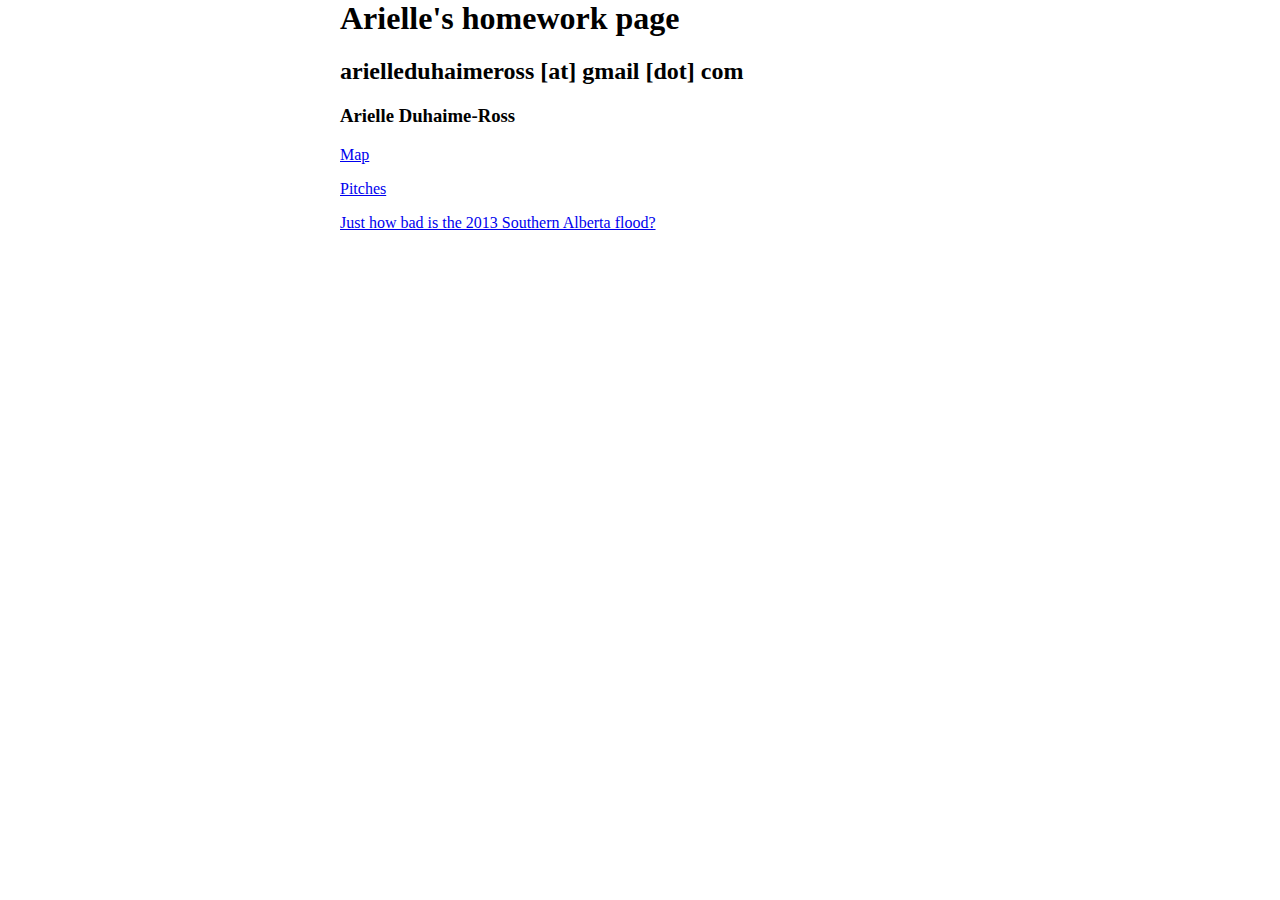
<file: index.html>
<body>

<head>
	<title>Arielle's data homework</title>
	<style>
body {width:600px;
margin:auto;}
</style>

</head>
<h1>Arielle's homework page</h1>
<h2>arielleduhaimeross [at] gmail [dot] com</h2>
<h3>Arielle Duhaime-Ross</h3>


<p><a href = "map.html">Map</a></p>

<p><a href = "Pitch.html">Pitches</a></p>

<p><a href = "HowBadWas2013AlbertaFlood.html">Just how bad is the 2013 Southern Alberta flood?</a></p>

</body>
</file>
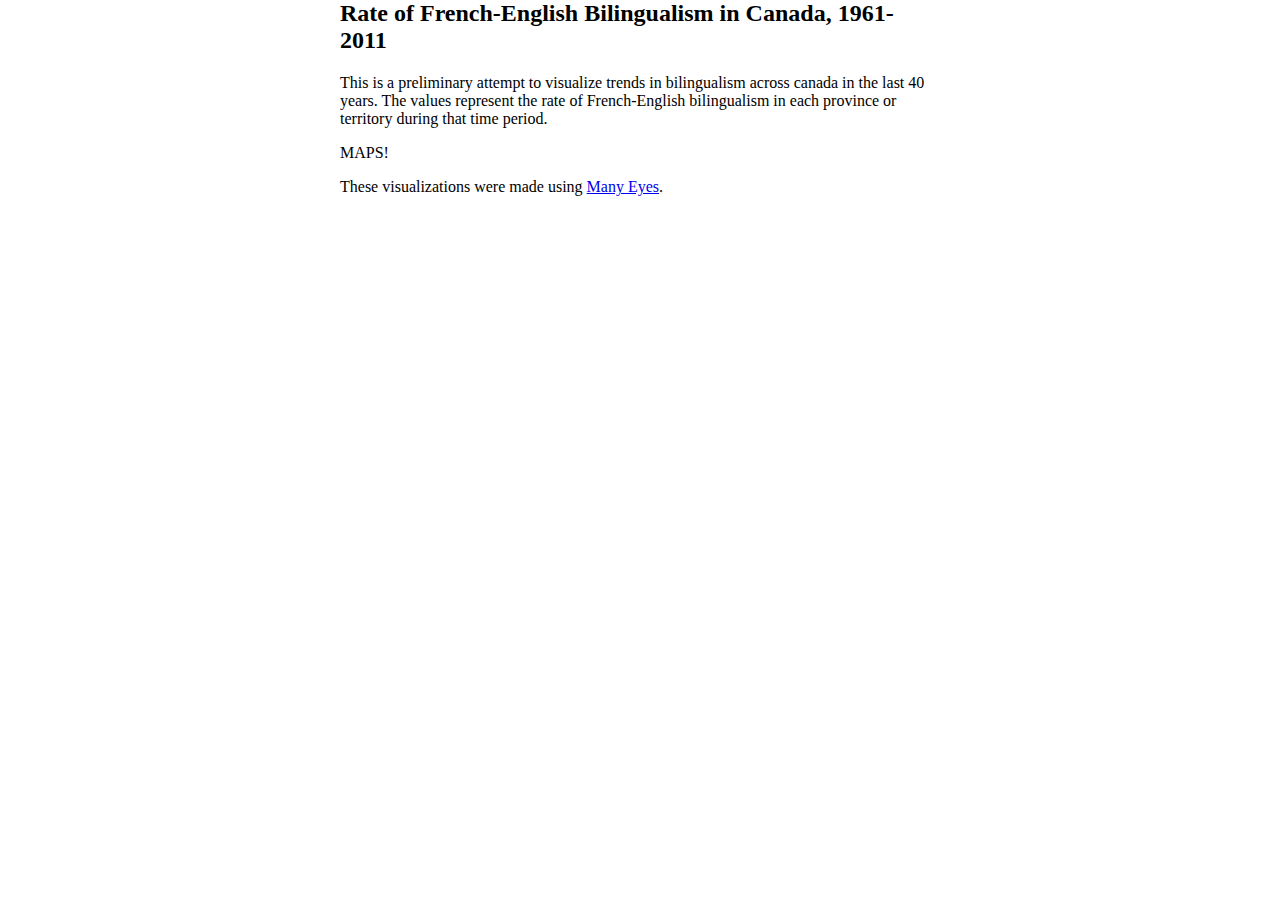
<file: Bilingualism.html>
<body>

<head>
	<style>
body {width:600px;
margin:auto;}
</style>

</head>
<h2>Rate of French-English Bilingualism in Canada, 1961-2011</h2>
<p>This is a preliminary attempt to visualize trends in bilingualism across canada in the last 40 years. The values represent the rate of French-English bilingualism in each province or territory during that time period.</p>

<script type="text/javascript" src="http://www-958.ibm.com/me/visualizations/40268560dadb11e2a432000255111976/comments/402b3402dadb11e2a432000255111976.js"></script>


<p>MAPS!</p>
<script type="text/javascript" src="http://www-958.ibm.com/me/visualizations/6419a08adade11e2bed4000255111976/comments/641fab9cdade11e2bed4000255111976.js"></script>

<p>These visualizations were made using <a href="http://www-958.ibm.com/software/analytics/manyeyes/">Many Eyes</a>.</p>

</body>
</file>
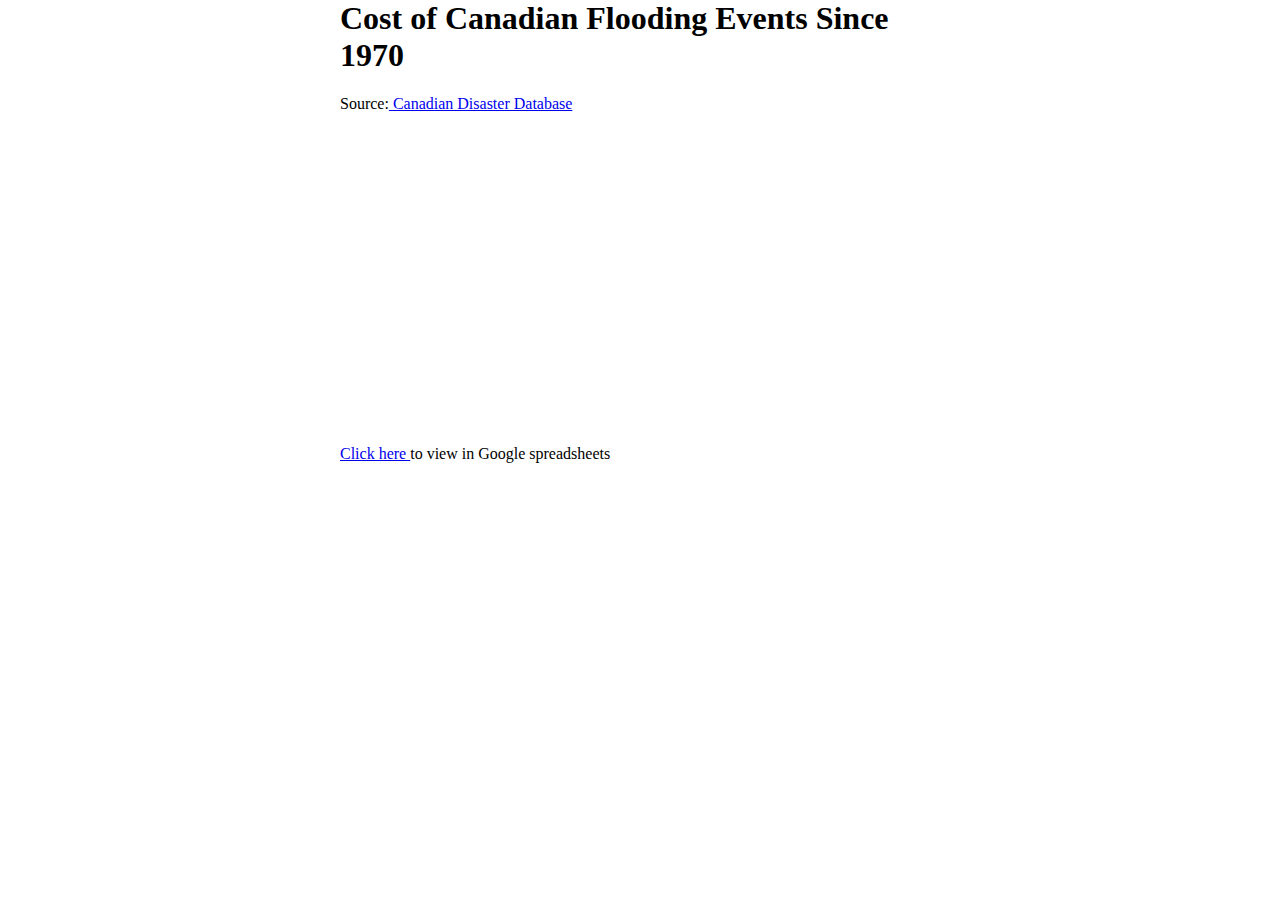
<file: Canadian Flooding events.html>
<body>

<head>
	<style>
body {width:600px;
margin:auto;}
</style>

</head>
<h1> Cost of Canadian Flooding Events Since 1970 </h1>
<p> Source:<a href="http://www.publicsafety.gc.ca/prg/em/cdd/index-eng.aspx"> Canadian Disaster Database</a></p>
<iframe width='500' height='300' frameborder='0' src='https://docs.google.com/spreadsheet/pub?key=0AtSkky1hxrNYdHJKTHRvZ0RHalgzUkM0MzlqOER5RkE&output=html&widget=true'></iframe>
<p><a href="https://docs.google.com/spreadsheet/pub?key=0AtSkky1hxrNYdHJKTHRvZ0RHalgzUkM0MzlqOER5RkE&output=html">Click here </a>to view in Google spreadsheets</p>
</body>
</file>
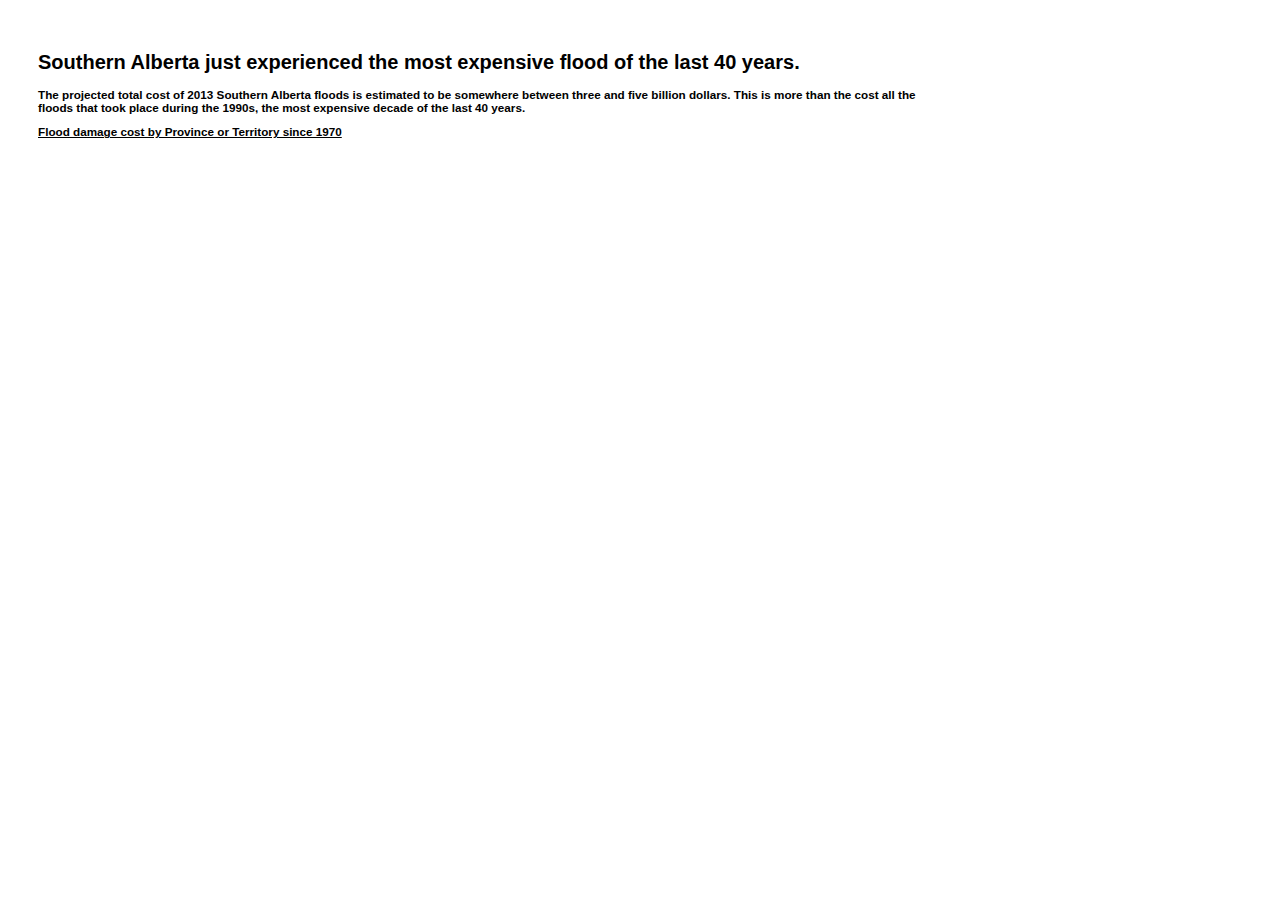
<file: CanadianFloodCost.html>
<!DOCTYPE html>
<meta charset="utf-8">
<style>

body {
  width: 900px;
  padding:30px;
  font: 10px sans-serif;
}

.axis path,
.axis line {
  fill: none;
  stroke: #000;
  shape-rendering: crispEdges;
}

.bar {
  fill: steelblue;
}

.x.axis path {
  display: none;
}

div.tooltip {   
  position: absolute;           
  text-align: center;           
  width: 60px;                  
  height: 28px;                 
  padding: 2px;             
  font: 12px sans-serif;        
  background: lightsteelblue;   
  border: 0px;      
  border-radius: 8px;           
  pointer-events: none;         
}

</style>
<body>
<h1>Southern Alberta just experienced the most expensive flood of the last 40 years.</h1>

    <h3>The projected total cost of 2013 Southern Alberta floods is estimated to be somewhere between three and five billion dollars. This is more than the cost all the floods that took place during the 1990s, the most expensive decade of the last 40 years.</h3>

    <h3><u>Flood damage cost by Province or Territory since 1970</u></h3>


<script src="http://d3js.org/d3.v3.min.js"></script>
<script>

var margin = {top: 20, right: 20, bottom: 30, left: 40},
    width = 960 - margin.left - margin.right,
    height = 500 - margin.top - margin.bottom;

var x0 = d3.scale.ordinal()
    .rangeRoundBands([0, width], .1);

var x1 = d3.scale.ordinal();

var y = d3.scale.linear()
    .range([height, 0]);

var color = d3.scale.ordinal()
    .range(["#98abc5", "#8a89a6","#4b088a", "#61380B","#FA5858", "#7b6888", "#6b486b", "#a05d56", "#d0743c","#04B486","#01A9DB","#9F81F7", "#ff8c00"]);

var xAxis = d3.svg.axis()
    .scale(x0)
    .orient("bottom");

var yAxis = d3.svg.axis()
    .scale(y)
    .orient("left")
    .tickFormat(d3.format(".2s"));

var svg = d3.select("body").append("svg")
    .attr("width", width + margin.left + margin.right)
    .attr("height", height + margin.top + margin.bottom)
  .append("g")
    .attr("transform", "translate(" + margin.left + "," + margin.top + ")");

var formatTime = d3.time.format("%e %B");

var div = d3.select("body").append("div")   
    .attr("class", "tooltip")               
    .style("opacity", 0);

d3.csv("DecadesFlood.csv", function(error, data) {
  var ageNames = d3.keys(data[0]).filter(function(key) { return key !== "Province"; });

  data.forEach(function(d) {
    d.ages = ageNames.map(function(name) { return {name: name, value: +d[name]}; });
  });

  x0.domain(data.map(function(d) { return d.Province; }));
  x1.domain(ageNames).rangeRoundBands([0, x0.rangeBand()]);
  y.domain([0, d3.max(data, function(d) { return d3.max(d.ages, function(d) { return d.value; }); })]);



  svg.append("g")
      .attr("class", "x axis")
      .attr("transform", "translate(0," + height + ")")
      .call(xAxis);

  svg.append("g")
      .attr("class", "y axis")
      .call(yAxis)
    .append("text")
      .attr("transform", "rotate(-90)")
      .attr("y", 6)
      .attr("dy", ".71em")
      .style("text-anchor", "end")
      .text("Money Spent");

  var Province = svg.selectAll(".Province")
      .data(data)
    .enter().append("g")
      .attr("class", "g")
      .attr("transform", function(d) { return "translate(" + x0(d.Province) + ",0)"; });

  Province.selectAll("rect")
      .data(function(d) { return d.ages; })
    .enter().append("rect")
      .attr("width", x1.rangeBand())
      .attr("x", function(d) { return x1(d.name); })
      .attr("y", function(d) { return y(d.value); })
      .attr("height", function(d) { return height - y(d.value); })
      .style("fill", function(d) { return color(d.name); });

  var legend = svg.selectAll(".legend")
      .data(ageNames.slice().reverse())
    .enter().append("g")
      .attr("class", "legend")
      .attr("transform", function(d, i) { return "translate(0," + i * 20 + ")"; });

  legend.append("rect")
      .attr("x", width - 18)
      .attr("width", 18)
      .attr("height", 18)
      .style("fill", color);

  legend.append("text")
      .attr("x", width - 24)
      .attr("y", 9)
      .attr("dy", ".35em")
      .style("text-anchor", "end")
      .text(function(d) { return d; });

});



</script>
</file>
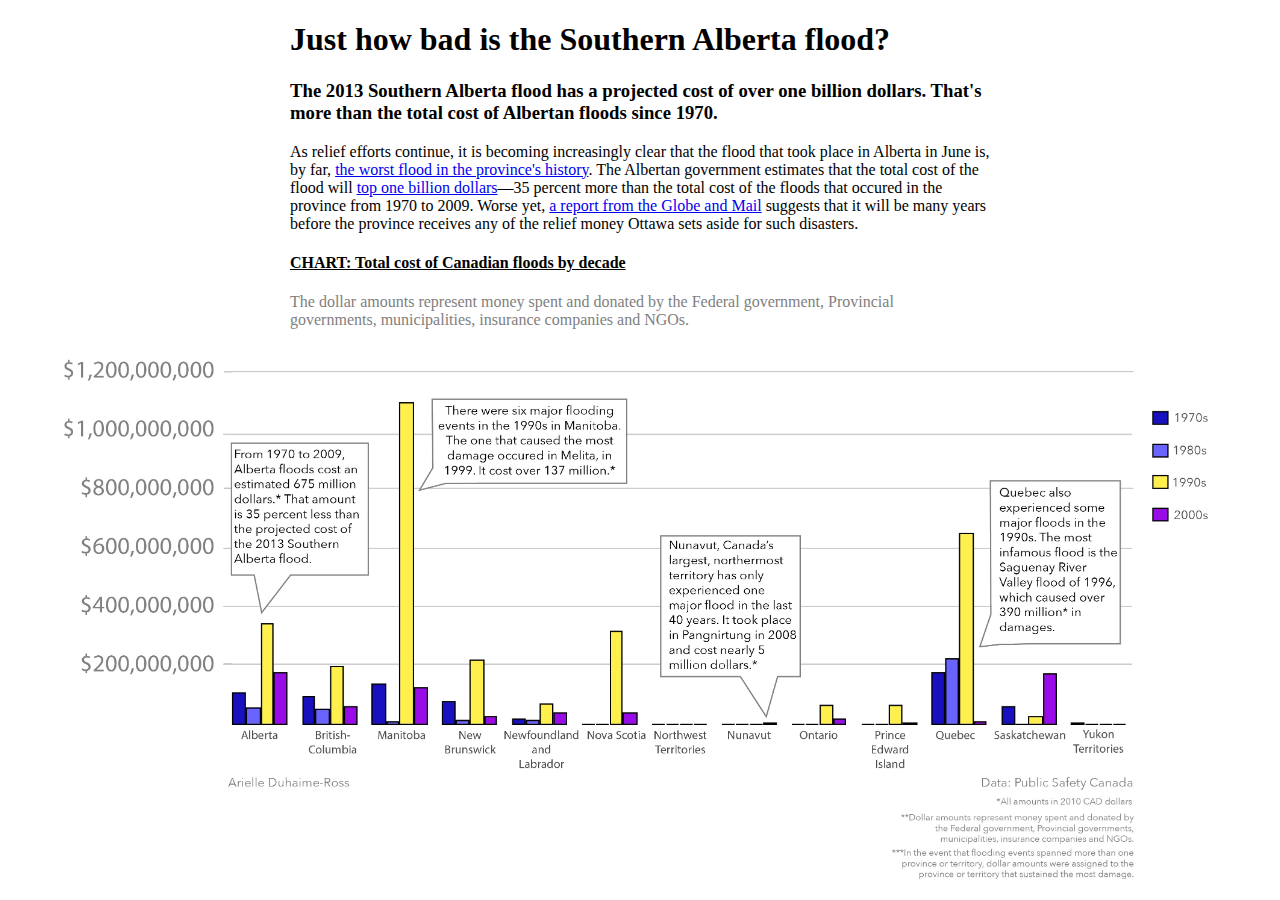
<file: HowBadWas2013AlbertaFlood.html>
<!DOCTYPE html>
<html>
<head>
	<title>How bad is the Alberta flood?</title>
	<style>
body {width:1200px;
margin:auto;
outline-width:600px;
border-top: 400px;
}
h1
{
width:650px;
margin-left:250px;
} 
h3
{
width:700px;
margin-left:250px;
} 
h4
{
width:700px;
margin-left:250px;
} 
p
{
width:650px;
margin-left:250px;
} 
</style>

</head>
<body>
<h1>Just how bad is the Southern Alberta flood?</h1>
<h3 style="text-align:left;" style="width:700px;">The 2013 Southern Alberta flood has a projected cost of over one billion dollars. That's more than the total cost of Albertan floods since 1970.</h3>

<p style="width:700px;" style="text-align:justify;">As relief efforts continue, it is becoming increasingly clear that the flood that took place in Alberta in June is, by far, <a href="http://business.financialpost.com/2013/06/26/albertas-worst-flood-in-history-risks-knocking-canadian-economy-off-course/">the worst flood in the province's history</a>. The Albertan government estimates that the total cost of the flood will <a href="http://www.cbc.ca/news/canada/edmonton/story/2013/06/27/business-alberta-flood.html">top one billion dollars</a>&mdash;35 percent more than the total cost of the floods that occured in the province from 1970 to 2009. Worse yet, <a href="http://www.theglobeandmail.com/news/national/history-suggests-it-may-take-time-for-ottawa-to-foot-flood-cleanup-bill/article12848684/">a report from the Globe and Mail</a> suggests that it will be many years before the province receives any of the relief money Ottawa sets aside for such disasters.</p>

<h4><u>CHART: Total cost of Canadian floods by decade</u></h4>
<p style="color:grey;">The dollar amounts represent money spent and donated by the Federal government, Provincial governments, municipalities, insurance companies and NGOs.</p>



 <img src="FLoodGraphByProvince.jpg" alt="Cost of Canadian floods by decade" width="1200">


</body>
</html>
</file>
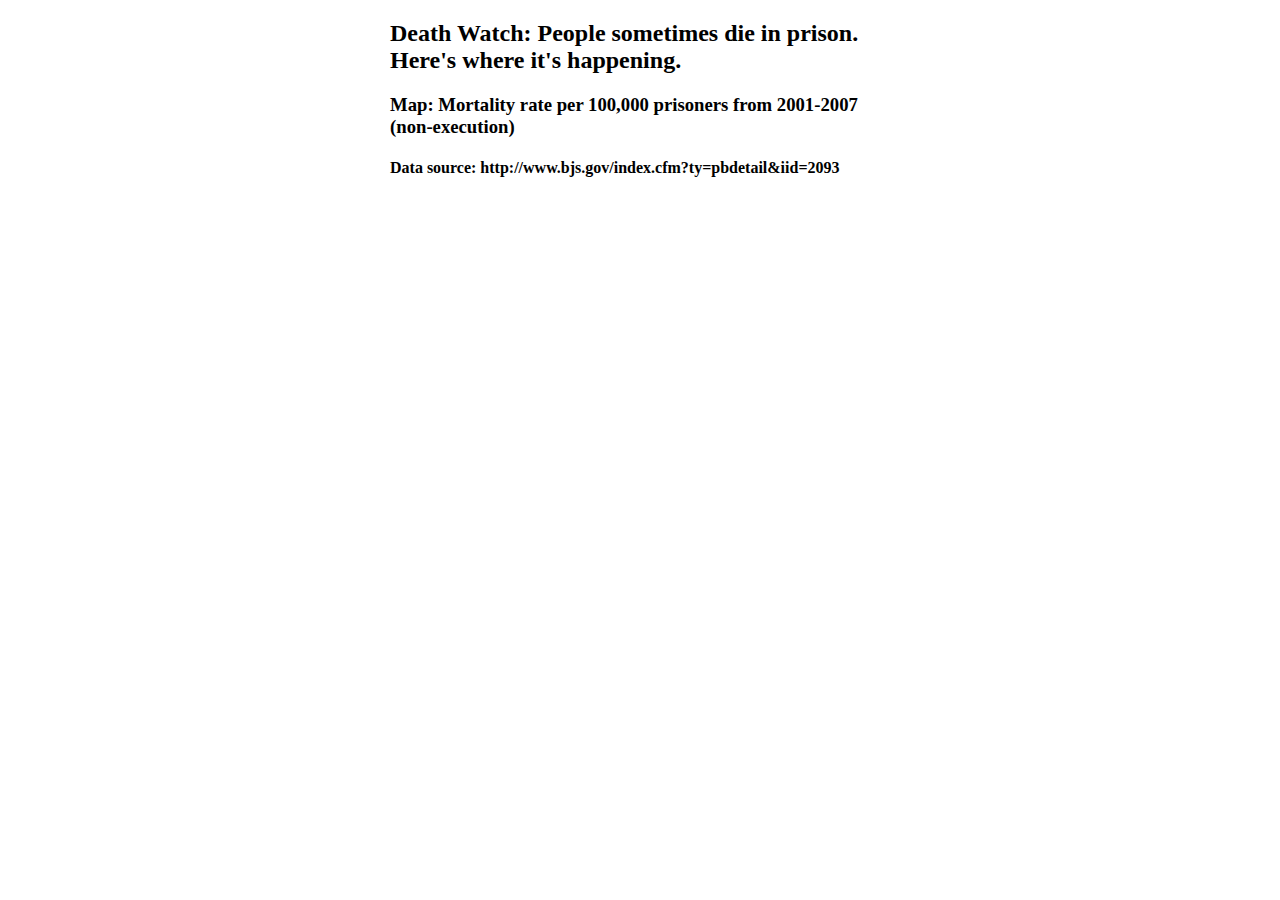
<file: map.html>
<!DOCTYPE html>
<html>
<head>
<title>U.S. Mortality Rate per 100,000 prisoners from 2001-2007  - Google Fusion Tables</title>
<style type="text/css">
html, body, #googft-mapCanvas {
  height: 300px;
  margin: 0;
  padding: 0;
  width: 500px;
  margin:auto;
}
</style>
<h2>Death Watch: People sometimes die in prison. Here's where it's happening.</h2>
<h3>Map: Mortality rate per 100,000 prisoners from 2001-2007 (non-execution)</h3>
<h4>Data source: http://www.bjs.gov/index.cfm?ty=pbdetail&iid=2093</h4>

<script type="text/javascript" src="http://maps.google.com/maps/api/js?sensor=false"></script>

<script type="text/javascript">
  function initialize() {
    var map = new google.maps.Map(document.getElementById('googft-mapCanvas'), {
      center: new google.maps.LatLng(51.48345070222422, -97.94742374999993),
      zoom: 3,
      mapTypeId: google.maps.MapTypeId.ROADMAP
    });
    map.controls[google.maps.ControlPosition.RIGHT_BOTTOM].push(document.getElementById('googft-legend'));

    layer = new google.maps.FusionTablesLayer({
      map: map,
      heatmap: { enabled: false },
      query: {
        select: "col2\x3e\x3e1",
        from: "1WOwOfvKorrh-bEsRm8pivcXzQPd6IM-B2m8McH8",
        where: ""
      },
      options: {
        styleId: 2,
        templateId: 2
      }
    });
  }

  google.maps.event.addDomListener(window, 'load', initialize);
</script>
</head>

<body>
  <div id="googft-mapCanvas"></div>
</body>
</html>
</file>
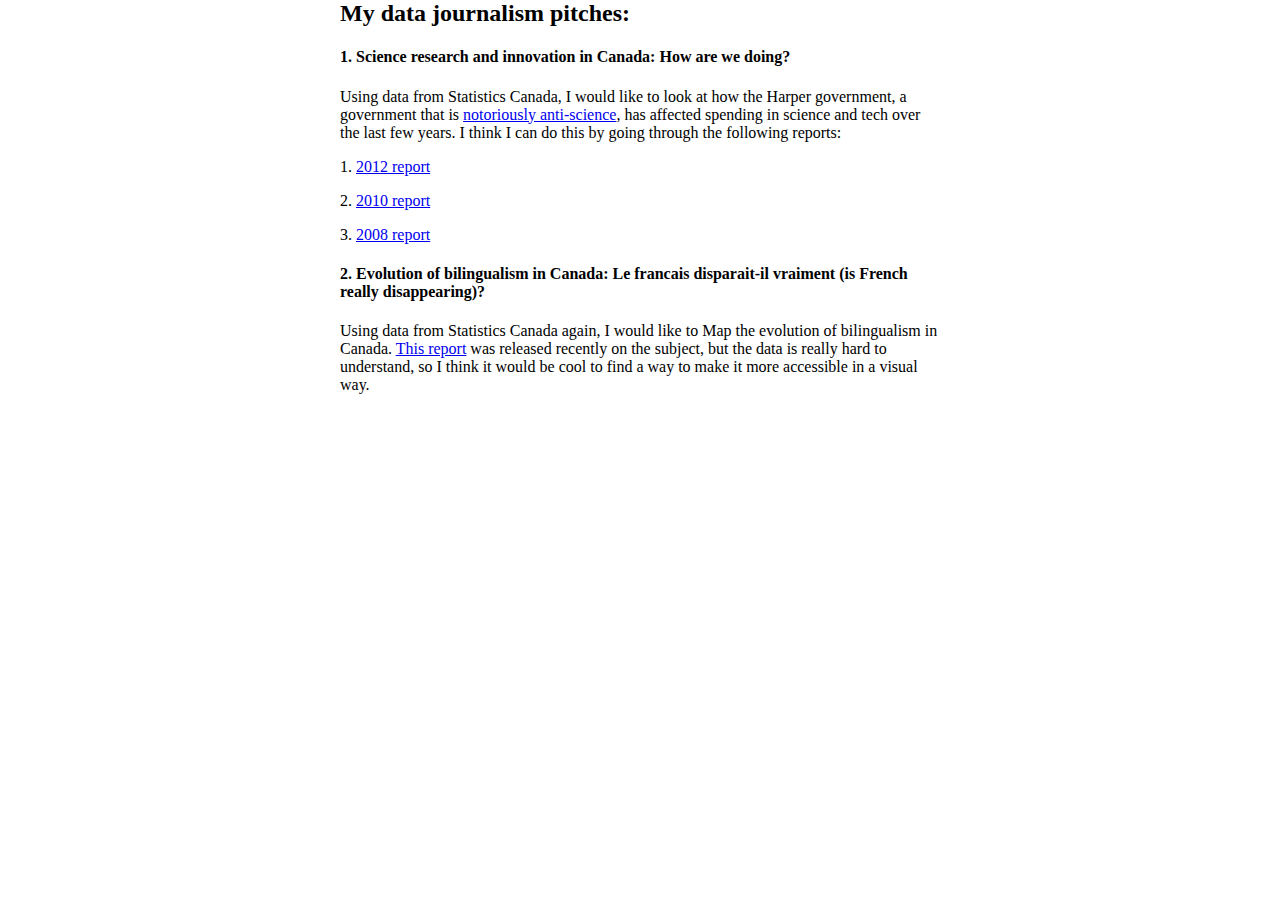
<file: Pitch.html>
<body>

<head>
	<title>Pitches</title>
	<style>
body {width:600px;
margin:auto;}
</style>
</head>
<h2>My data journalism pitches:</h2>
<h4><strong>1. Science research and innovation in Canada: How are we doing?</strong></h4>
<p>Using data from Statistics Canada, I would like to look at how the Harper government, a government that is <a href="http://www.theglobeandmail.com/technology/science/canada-losing-ground-in-global-science-race-report/article12052990/">notoriously anti-science</a>, has affected spending in science and tech over the last few years. I think I can do this by going through the following reports:</p>
<p>1. <a href="http://www.stic-csti.ca/eic/site/stic-csti.nsf/eng/h_00058.html">2012 report</a></p>
<p>2. <a href="http://www.stic-csti.ca/eic/site/stic-csti.nsf/eng/h_00038.html">2010 report</a> </p>
<p>3. <a href="http://www.stic-csti.ca/eic/site/stic-csti.nsf/eng/h_00011.html">2008 report</a> </p>

<h4><strong>2. Evolution of bilingualism in Canada: Le francais disparait-il vraiment (is French really disappearing)?</strong></h4>


<p>Using data from Statistics Canada again, I would like to Map the evolution of bilingualism in Canada. <a href="http://www.statcan.gc.ca/pub/75-006-x/2013001/article/11795-eng.htm">This report</a> was released recently on the subject, but the data is really hard to understand, so I think it would be cool to find a way to make it more accessible in a visual way.</p>
</body>
</file>
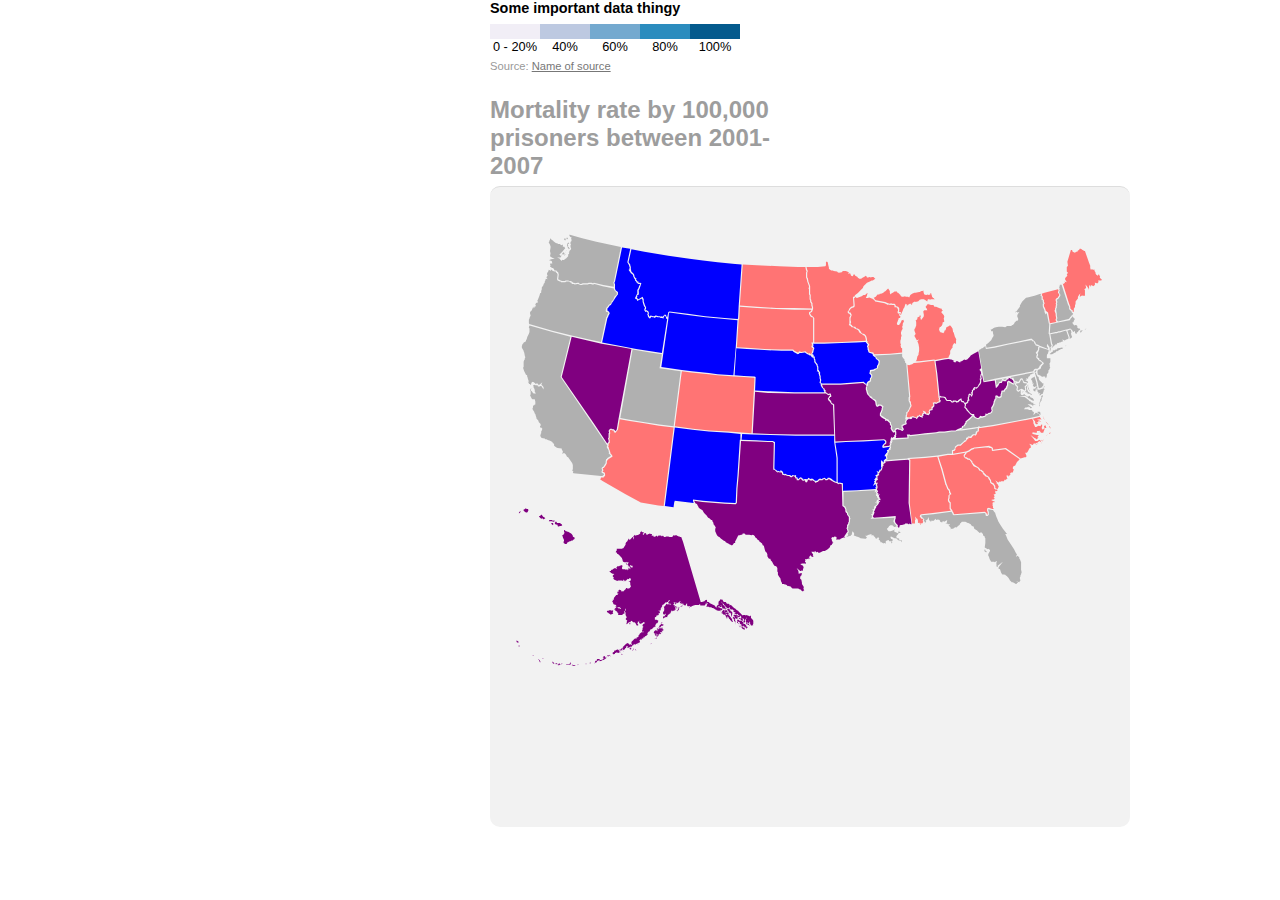
<file: stately/stately.html>
<!doctype html>
<html lang="en">
<head>
  <meta charset="utf-8">
  <title>Stately | The simple map font</title>
  <meta name="description" content="Stately | The simple map font">
  <meta name="author" content="Ben Markowitz">
  <link rel="stylesheet" href="assets/css/screen.css?v=1.0">
  <link rel="stylesheet" href="assets/css/stately.css?v=1.0">
</head>
<body>
	<div class='wax-legend'>
<div class='legend-title'>Some important data thingy</div>
<div class='legend-scale'>
  <ul class='legend-labels'>
    <li><span style='background:#F1EEF6;'></span>0 - 20%</li>
    <li><span style='background:#BDC9E1;'></span>40%</li>
    <li><span style='background:#74A9CF;'></span>60%</li>
    <li><span style='background:#2B8CBE;'></span>80%</li>
    <li><span style='background:#045A8D;'></span>100%</li>
  </ul>
</div>
<div class='legend-source'>Source: <a href="#link to source">Name of source</a></div>
</div>

<style type='text/css'>
  .wax-legend .legend-title {
    text-align: left;
    margin-bottom: 8px;
    font-weight: bold;
    font-size: 90%;
    }
  .wax-legend .legend-scale ul {
    margin: 0;
    padding: 0;
    float: left;
    list-style: none;
    }
  .wax-legend .legend-scale ul li {
    display: block;
    float: left;
    width: 50px;
    margin-bottom: 6px;
    text-align: center;
    font-size: 80%;
    list-style: none;
    }
  .wax-legend ul.legend-labels li span {
    display: block;
    float: left;
    height: 15px;
    width: 50px;
    }
  .wax-legend .legend-source {
    font-size: 70%;
    color: #999;
    clear: both;
    }
  .wax-legend a {
    color: #777;
    }
</style>


	</ul>
	<h1>Mortality rate by 100,000 prisoners between 2001-2007</h1>
	<ul class="stately" id="election"> 
		<li data-state="al" class="al">A</li>
		<li data-state="ak" class="ak">B</li>
		<li data-state="ar" class="ar">C</li>						
		<li data-state="az" class="az">D</li>
		<li data-state="ca" class="ca">E</li>
		<li data-state="co" class="co">F</li>
		<li data-state="ct" class="ct">G</li>
		<li data-state="de" class="de">H</li>
		<li data-state="dc" class="dc">I</li>
		<li data-state="fl" class="fl">J</li>
		<li data-state="ga" class="ga">K</li>
		<li data-state="hi" class="hi">L</li>
		<li data-state="id" class="id">M</li>
		<li data-state="il" class="il">N</li>
		<li data-state="in" class="in">O</li>
		<li data-state="ia" class="ia">P</li>
		<li data-state="ks" class="ks">Q</li>
		<li data-state="ky" class="ky">R</li>
		<li data-state="la" class="la">S</li>
		<li data-state="me" class="me">T</li>
		<li data-state="md" class="md">U</li>
		<li data-state="ma" class="ma">V</li>
		<li data-state="mi" class="mi">W</li>
		<li data-state="mn" class="mn">X</li>
		<li data-state="ms" class="ms">Y</li>
		<li data-state="mo" class="mo">Z</li>
		<li data-state="mt" class="mt">a</li>
		<li data-state="ne" class="ne">b</li>
		<li data-state="nv" class="nv">c</li>
		<li data-state="nh" class="nh">d</li>
		<li data-state="nj" class="nj">e</li>
		<li data-state="nm" class="nm">f</li>
		<li data-state="ny" class="ny">g</li>
		<li data-state="nc" class="nc">h</li>
		<li data-state="nd" class="nd">i</li>
		<li data-state="oh" class="oh">j</li>			
		<li data-state="ok" class="ok">k</li>
		<li data-state="or" class="or">l</li>
		<li data-state="pa" class="pa">m</li>
		<li data-state="ri" class="ri">n</li>
		<li data-state="sc" class="sc">o</li>
		<li data-state="sd" class="sd">p</li>
		<li data-state="tn" class="tn">q</li>
		<li data-state="tx" class="tx">r</li>
		<li data-state="ut" class="ut">s</li>
		<li data-state="va" class="va">t</li>
		<li data-state="vt" class="vt">u</li>			
		<li data-state="wa" class="wa">v</li>
		<li data-state="wv" class="wv">w</li>
		<li data-state="wi" class="wi">x</li>
		<li data-state="wy" class="wy">y</li>	

</body>
</html>
<iframe width="500" height="300" scrolling="no" frameborder="no" src="https://www.google.com/fusiontables/embedviz?q=select+col2%3E%3E1+from+1T1YiBf6l7zTERR4sLv4pXu84nxnHljh1zaCBtgQ&amp;viz=MAP&amp;h=false&amp;lat=56.245194925439144&amp;lng=-61.20914249999987&amp;t=1&amp;z=1&amp;l=col2%3E%3E1&amp;y=2&amp;tmplt=2"></iframe>
</file>
<file: stately/assets/css/stately.css>
/** Stately setup
*************************************/
@font-face {
  font-family: 'stately-webfont';
  src: url("../font/stately-webfont.eot");
  src: url("../font/stately-webfont.eot?#iefix") format("embedded-opentype"), url("../font/stately-webfont.woff") format("woff"), url("../font/stately-webfont.ttf") format("truetype"), url("../font/stately-webfont.svg#testfontRegular") format("svg");
  font-weight: normal;
  font-style: normal;
}



.stately {
  font: normal normal 600px/100% "stately-webfont";
  font-size-adjust: none;
  -webkit-text-rendering: optimizeLegibility;
  -moz-text-rendering: optimizeLegibility;
  -ms-text-rendering: optimizeLegibility;
  -o-text-rendering: optimizeLegibility;
  text-rendering: optimizeLegibility;
  -moz-font-feature-settings: "liga=1";
  -ms-font-feature-settings: "liga" 1;
  -ms-font-feature-settings: "liga", "dlig";
  overflow: hidden;
  width: 600px;
  display: block;
  margin: 0 auto;
  padding: 0;
  list-style: none;
}
.stately li {
  float: left;
  margin: -20% 0 0 -100%;
  position: relative;
  left: 101%;
  width: 100%;
  cursor: default;
  -webkit-transition: all 1s ease-in;
  -webkit-touch-callout: none;
  -webkit-user-select: none;
  -khtml-user-select: none;
  -moz-user-select: none;
  -ms-user-select: none;
  user-select: none;
}

/** Style customizations
*************************************/
.stately {
  background: #f2f2f2;
  padding: 20px;
  border-radius: 10px;
  border-top: 1px solid #dddddd;
}

#intrideans {
  color: #b0b0b0;
}
#intrideans .ca,
#intrideans .co,
#intrideans .dc,
#intrideans .fl,
#intrideans .ks,
#intrideans .md,
#intrideans .mn,
#intrideans .mi,
#intrideans .nj,
#intrideans .ny,
#intrideans .oh,
#intrideans .va,
#intrideans .wa,
#intrideans .wy {
  color: #a3d07e;
}

#election {
  color: #ff7474;
}
#election .id,
#election .wy,
#election .mt,
#election .nm,
#election .ok,
#election .ia,
#election .ar,
#election .ne{
  color: blue;
}
#election .ak,
#election .mo,
#election .ks,
#election .ky,
#election .ms,
#election .hi,
#election .tx,
#election .wv,
#election .nv,
#election .oh{
  color: purple;
}
#election .az,
#election .al,
#election .co,
#election .wi,
#election .nd,
#election .in,
#election .nc,
#election .me,
#election .sc,
#election .mi,
#election .mn,
#election .ga,
#election .sd,
#election .vt,
{color: white;}
#election .il,
#election .la,
#election .tn,
#election .or,
#election .ut,
#election .ca,
#election .fl,
#election .nh,
#election .wa,
#election .va,
#election .pa,
#election .ct,
#election .ny,
#election .dc,
#election .md,
#election .de,
#election .ma,
#election .nj,
#election .ri,

#presidents {
  color: #b0b0b0;
}
#presidents .va,
#presidents .oh,
#presidents .ma,
#presidents .ny,
#presidents .nc,
#presidents .tx,
#presidents .vt,
#presidents .ak,
#presidents .ca,
#presidents .ga,
#presidents .hi,
#presidents .il,
#presidents .ia,
#presidents .ky,
#presidents .mi,
#presidents .ne,
#presidents .nj,
#presidents .pa,
#presidents .sc {
  color: #ff8b3e;
}
</file>
<file: stately/assets/css/screen.css>
/*yahoo reset http://developer.yahoo.com/yui/reset/*/
body, div, dl, dt, dd, ul, ol, li, h1, h2, h3, h4, h5, h6, pre, form, fieldset, input, textarea, p, blockquote, th, td {
  margin: 0;
  padding: 0;
}

table {
  border-collapse: collapse;
  border-spacing: 0;
}

fieldset, img {
  border: 0;
}

address, caption, cite, code, dfn, em, strong, th, var {
  font-style: normal;
  font-weight: normal;
}

ol, ul {
  list-style: none;
}

caption, th {
  text-align: left;
}

h1, h2, h3, h4, h5, h6 {
  font-size: 100%;
  font-weight: normal;
}

q:before, q:after {
  content: '';
}

abbr, acronym {
  border: 0;
}

/*end reset*/
body {
  width: 300px;
  margin: 0 auto;
  font-family: "helvetica neue",arial,sans-serif;
  -webkit-font-smoothing: antialiased;
  padding: 0 0 40px;
}

h1 {
  font-size: 24px;
  font-weight: bold;
  margin: 24px 0 6px;
  color: #9d9d9d;
}
</file>
